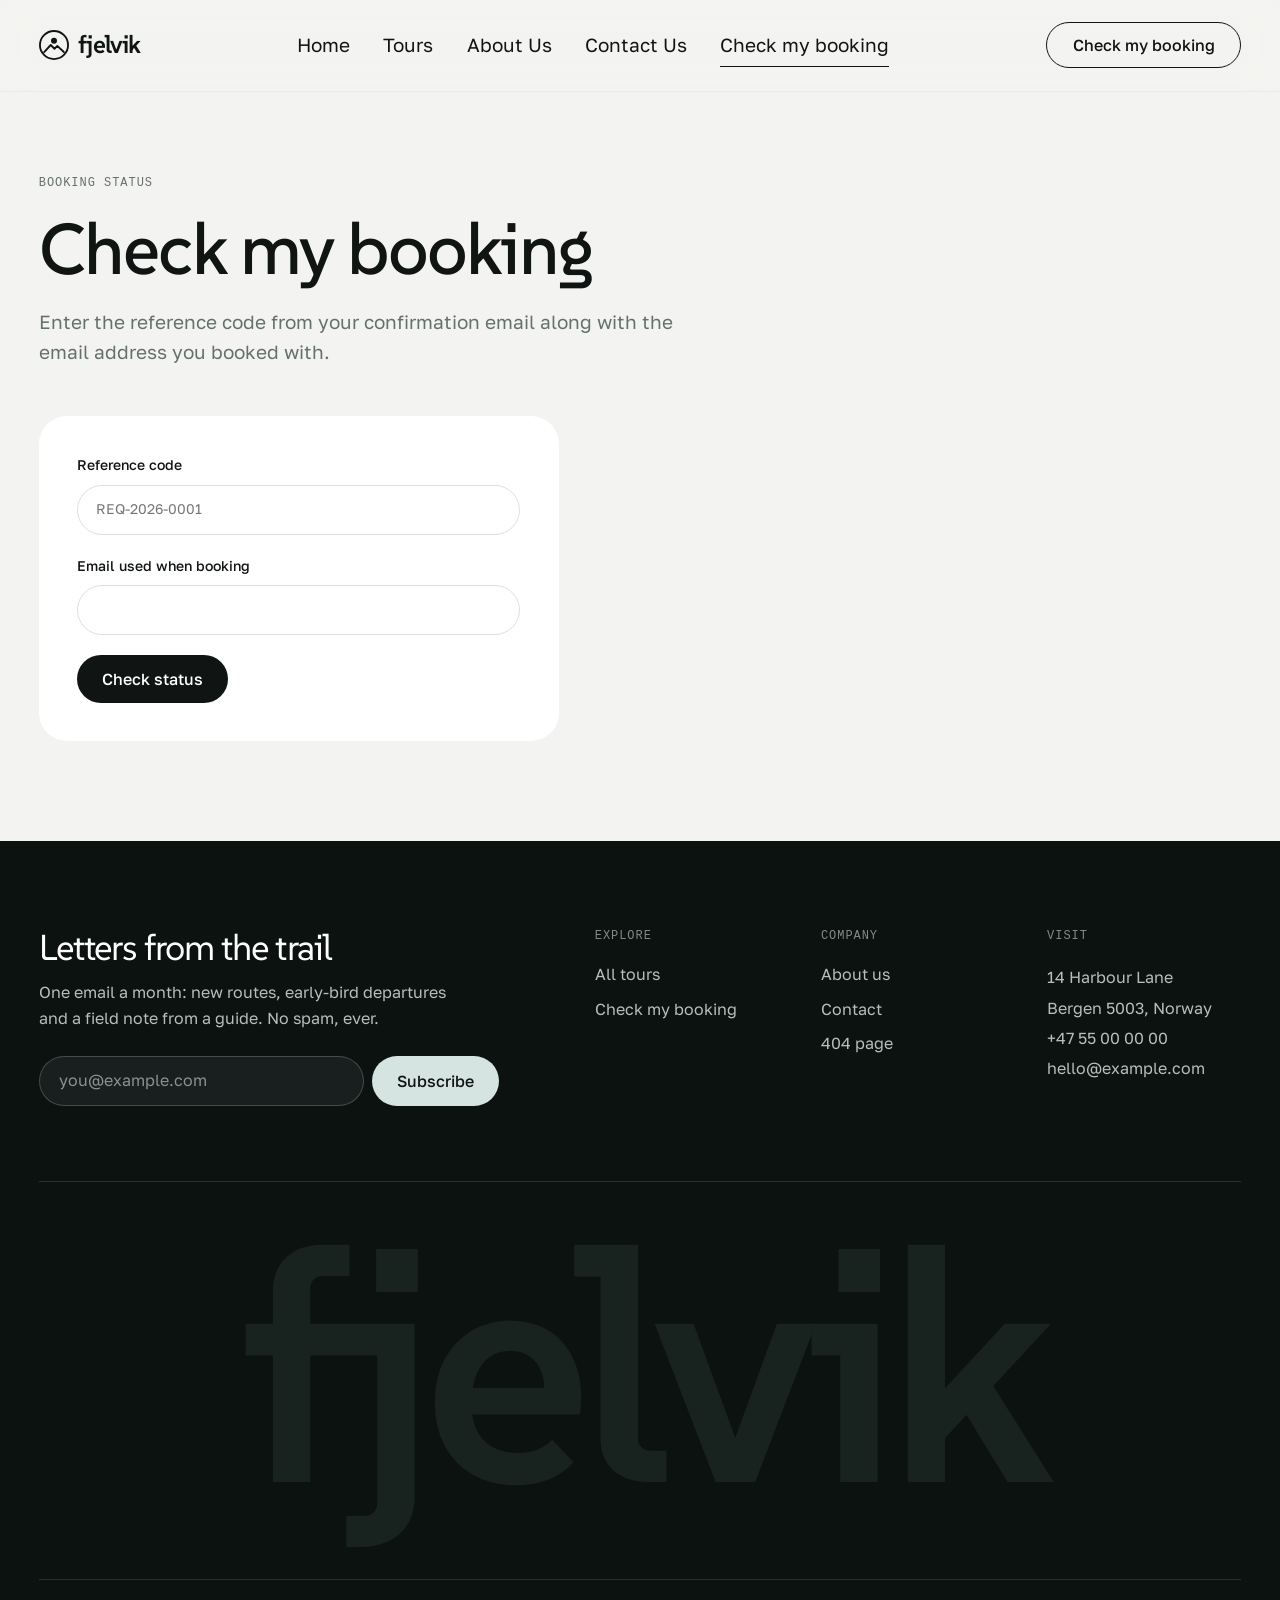
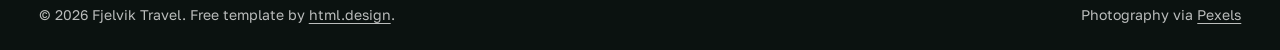
<file: fjelvik/check-booking.html>
<!DOCTYPE html>
<html lang="en">
<head>
<meta charset="utf-8" />
<meta name="viewport" content="width=device-width, initial-scale=1" />
<title>Check my booking — Fjelvik</title>
<meta name="description" content="Look up the status of a booking request by reference code and email." />
<meta name="theme-color" content="#101412" />
<link rel="icon" href="data:image/svg+xml,%3Csvg xmlns='http://www.w3.org/2000/svg' viewBox='0 0 32 32'%3E%3Ccircle cx='16' cy='16' r='16' fill='%23101412'/%3E%3Ccircle cx='16' cy='12' r='4' fill='%23D5E4E1'/%3E%3Cpath d='M5 24l7-8 4 4 3-3 8 7z' fill='%23fff'/%3E%3C/svg%3E" />

<link rel="preconnect" href="https://fonts.googleapis.com" />
<link rel="preconnect" href="https://fonts.gstatic.com" crossorigin />
<link href="https://fonts.googleapis.com/css2?family=SUSE:wght@400;500;600&family=Golos+Text:wght@400;500;600&family=Ubuntu+Sans+Mono:wght@400;500&display=swap" rel="stylesheet" />

<link rel="stylesheet" href="assets/css/tokens.css" />
<link rel="stylesheet" href="assets/css/site.css" />
<link rel="stylesheet" href="assets/css/pages.css" />
</head>
<body>
<a class="skip" href="#main">Skip to content</a>

<header class="header" data-header="solid">
  <div class="container header__inner">
    <a class="brand" href="index.html" aria-label="Fjelvik — home">
      <svg class="brand__mark" viewBox="0 0 32 32" aria-hidden="true">
        <circle cx="16" cy="16" r="15" fill="none" stroke="currentColor" stroke-width="2" />
        <circle cx="16" cy="11.5" r="3.2" fill="currentColor" />
        <path d="M5.5 23.5 12.5 16l4 4 3-3 7 6.5" fill="none" stroke="currentColor" stroke-width="2" stroke-linejoin="round" stroke-linecap="round" />
      </svg>
      <span class="brand__word">fjelvik</span>
    </a>

    <nav class="nav" id="site-nav" aria-label="Main">
      <a href="index.html">Home</a>
      <a href="tours.html">Tours</a>
      <a href="about.html">About Us</a>
      <a href="contact.html">Contact Us</a>
      <a href="check-booking.html" aria-current="page">Check my booking</a>
      <a class="nav__signin-mobile" href="contact.html">Plan a trip</a>
    </nav>

    <div class="header__tools">
      <a class="btn header__signin" href="check-booking.html">Check my booking</a>
      <button class="burger" type="button" aria-expanded="false" aria-controls="site-nav" aria-label="Open menu">
        <span></span><span></span>
      </button>
    </div>
  </div>
</header>

<main id="main">
<section class="container phead" aria-labelledby="lookup-title">
  <p class="label">Booking status</p>
  <h1 id="lookup-title">Check my booking</h1>
  <p>Enter the reference code from your confirmation email along with the email address you booked with.</p>
</section>

<section class="container section section--flush-top" aria-label="Booking lookup">
  <form class="contact__form" data-lookup-form novalidate style="max-width:520px">
    <div class="field">
      <label class="field__label" for="lk-reference">Reference code</label>
      <input class="input" id="lk-reference" name="reference" type="text" placeholder="REQ-2026-0001" required />
    </div>
    <div class="field">
      <label class="field__label" for="lk-email">Email used when booking</label>
      <input class="input" id="lk-email" name="email" type="email" autocomplete="email" required />
    </div>
    <button class="btn btn--dark" type="submit">Check status</button>
  </form>

  <div data-lookup-result hidden style="margin-top:2rem"></div>
</section>
</main>

<footer class="footer">
  <div class="container">
    <div class="footer__top">
      <div class="footer__lead">
        <p class="footer__title">Letters from the trail</p>
        <p class="footer__sub">One email a month: new routes, early-bird departures and a field note from a guide. No spam, ever.</p>
        <form class="subscribe" data-demo-form novalidate>
          <label class="sr-only" for="sub-email">Email address</label>
          <input id="sub-email" type="email" name="email" placeholder="you@example.com" autocomplete="email" required />
          <button class="btn btn--glacier" type="submit">Subscribe</button>
          <p class="form-note" role="status" aria-live="polite"></p>
        </form>
      </div>

      <div class="footer__cols">
        <div>
          <p class="label footer__h">Explore</p>
          <ul>
            <li><a href="tours.html">All tours</a></li>
            <li><a href="check-booking.html">Check my booking</a></li>
          </ul>
        </div>
        <div>
          <p class="label footer__h">Company</p>
          <ul>
            <li><a href="about.html">About us</a></li>
            <li><a href="contact.html">Contact</a></li>
            <li><a href="404.html">404 page</a></li>
          </ul>
        </div>
        <div>
          <p class="label footer__h">Visit</p>
          <address>
            14 Harbour Lane<br />Bergen 5003, Norway<br />
            <a href="tel:+4755000000">+47 55 00 00 00</a><br />
            <a href="mailto:hello@example.com">hello@example.com</a>
          </address>
        </div>
      </div>
    </div>

    <p class="footer__word" aria-hidden="true">fjelvik</p>

    <div class="footer__bottom">
      <p>&copy; <span data-year>2026</span> Fjelvik Travel. Free template by <a href="https://html.design/">html.design</a>.</p>
      <p>Photography via <a href="https://www.pexels.com/">Pexels</a></p>
    </div>
  </div>
</footer>

<div class="toast" role="status" aria-live="polite" hidden></div>
<script src="assets/js/main.js" defer></script>
<script type="module" src="assets/js/check-booking.js"></script>
</body>
</html>
</file>
<file: fjelvik/assets/css/tokens.css>
/* ==========================================================================
   Fjelvik — design tokens, reset, primitives
   One file drives the whole template. Change a colour here, not in a page.
   ========================================================================== */

:root {
  /* Ground + ink -------------------------------------------------------- */
  --fog:          #F3F4F1;   /* page ground — cool off-white               */
  --paper:        #FFFFFF;   /* cards, booking panel, inputs               */
  --fog-deep:     #E6E9E4;   /* hairlines on fog, tab track                */
  --line:         #DCE1DB;   /* input borders                              */
  --pine:         #101412;   /* headings, primary buttons (17.9:1 on fog)  */
  --pine-soft:    #3A423E;   /* body copy (10.2:1 on fog)                  */
  --pine-mute:    #66706B;   /* meta text (4.9:1 on fog)                   */
  --pine-night:   #0B1210;   /* footer / dark bands                        */

  /* The only colour: glacier melt, used as a FIELD not a mark ----------- */
  --glacier:      #D5E4E1;
  --glacier-hi:   #E6F0EE;
  --glacier-deep: #B9D0CB;

  /* Light ink that sits on photographs — never remap these in a dark band */
  --snow:         #FFFFFF;
  --snow-soft:    rgba(255, 255, 255, .82);
  --snow-line:    rgba(255, 255, 255, .34);

  /* Type ------------------------------------------------------------------ */
  --font-display: "SUSE", "Golos Text", system-ui, sans-serif;
  --font-body:    "Golos Text", system-ui, -apple-system, "Segoe UI", sans-serif;
  --font-mono:    "Ubuntu Sans Mono", ui-monospace, "SFMono-Regular", Menlo, monospace;

  --text-xs:   .75rem;
  --text-sm:   .875rem;
  --text-base: 1rem;
  --text-md:   clamp(1.0625rem, 1rem + .25vw, 1.1875rem);
  --text-lg:   clamp(1.25rem, 1.1rem + .6vw, 1.5rem);
  --text-xl:   clamp(1.6rem, 1.3rem + 1.2vw, 2.25rem);
  --text-2xl:  clamp(2rem, 1.5rem + 2vw, 3.25rem);
  --text-hero: clamp(2.6rem, 1.6rem + 3.6vw, 5rem);

  /* Space + shape --------------------------------------------------------- */
  --container: 1320px;
  --gutter:    clamp(1rem, .5rem + 2.4vw, 3rem);
  --section:   clamp(4rem, 3rem + 4vw, 7.5rem);

  --r-sm:   10px;
  --r-md:   18px;
  --r-lg:   28px;
  --r-pill: 999px;

  --shadow-card: 0 1px 2px rgba(16, 20, 18, .06), 0 18px 48px -18px rgba(16, 20, 18, .28);
  --shadow-lift: 0 30px 70px -30px rgba(16, 20, 18, .45);

  --ease:     cubic-bezier(.2, .7, .2, 1);
  --dur-fast: 160ms;
  --dur:      320ms;

  --z-header: 50;
  --z-menu:   60;
}

/* Reset ------------------------------------------------------------------- */
*, *::before, *::after { box-sizing: border-box; }
html { -webkit-text-size-adjust: 100%; scroll-behavior: smooth; }
body {
  margin: 0;
  background: var(--fog);
  color: var(--pine-soft);
  font-family: var(--font-body);
  font-size: var(--text-base);
  line-height: 1.6;
  -webkit-font-smoothing: antialiased;
  text-rendering: optimizeLegibility;
}
img, svg, video { display: block; max-width: 100%; }
img { height: auto; }
h1, h2, h3, h4 {
  margin: 0;
  color: var(--pine);
  font-family: var(--font-display);
  font-weight: 500;
  line-height: 1.12;
  letter-spacing: -.025em;
}
p { margin: 0; }
a { color: inherit; text-decoration: none; }
button, input, select, textarea { font: inherit; color: inherit; }
button { cursor: pointer; }
ul, ol { margin: 0; padding: 0; list-style: none; }
:focus-visible { outline: 2px solid var(--pine); outline-offset: 3px; border-radius: 6px; }
.on-photo :focus-visible { outline-color: var(--snow); }

@media (prefers-reduced-motion: reduce) {
  html { scroll-behavior: auto; }
  *, *::before, *::after {
    animation-duration: .01ms !important;
    animation-iteration-count: 1 !important;
    transition-duration: .01ms !important;
  }
}

/* Layout primitives ------------------------------------------------------- */
.container {
  width: 100%;
  max-width: var(--container);
  margin-inline: auto;
  padding-inline: var(--gutter);
}
.section { padding-block: var(--section); }
.sr-only {
  position: absolute; width: 1px; height: 1px; padding: 0; margin: -1px;
  overflow: hidden; clip: rect(0 0 0 0); white-space: nowrap; border: 0;
}
.skip {
  position: absolute; left: 1rem; top: -4rem; z-index: 100;
  background: var(--pine); color: var(--snow);
  padding: .7rem 1.1rem; border-radius: var(--r-pill);
  transition: top var(--dur-fast) var(--ease);
}
.skip:focus { top: 1rem; }

/* Labels ------------------------------------------------------------------ */
.label {
  font-family: var(--font-mono);
  font-size: var(--text-xs);
  font-weight: 500;
  letter-spacing: .08em;
  text-transform: uppercase;
  color: var(--pine-mute);
}

/* Buttons ----------------------------------------------------------------- */
.btn {
  display: inline-flex; align-items: center; justify-content: center; gap: .6rem;
  min-height: 48px; padding: .8rem 1.5rem;
  border: 1px solid transparent; border-radius: var(--r-pill);
  font-weight: 500; font-size: var(--text-base); line-height: 1;
  transition: background var(--dur-fast) var(--ease), color var(--dur-fast) var(--ease),
              border-color var(--dur-fast) var(--ease), transform var(--dur-fast) var(--ease);
}
.btn:active { transform: translateY(1px); }
.btn--dark  { background: var(--pine); color: var(--snow); }
.btn--dark:hover { background: #26302B; }
.btn--glacier { background: var(--glacier); color: var(--pine); }
.btn--glacier:hover { background: var(--glacier-deep); }
.btn--ghost { border-color: var(--line); color: var(--pine); background: transparent; }
.btn--ghost:hover { border-color: var(--pine); }
.btn--outline-snow { border-color: var(--snow-line); color: var(--snow); }
.btn--outline-snow:hover { background: var(--snow); color: var(--pine); border-color: var(--snow); }
.btn--block { width: 100%; }

/* The tourex "pill + circle" call to action */
.cta-orbit {
  display: inline-flex; align-items: center; gap: 0;
  border-radius: var(--r-pill);
  font-weight: 500;
}
.cta-orbit__text {
  display: inline-flex; align-items: center;
  min-height: 60px; padding: 0 3.6rem 0 1.8rem;
  border-radius: var(--r-pill);
  background: var(--glacier); color: var(--pine);
  transition: background var(--dur-fast) var(--ease);
}
.cta-orbit__dot {
  display: grid; place-items: center;
  width: 60px; height: 60px; margin-left: -2.4rem;
  border-radius: 50%;
  background: var(--pine); color: var(--snow);
  box-shadow: 0 0 0 5px var(--glacier-hi);
  transition: transform var(--dur) var(--ease);
}
.cta-orbit__dot svg { width: 22px; height: 22px; }
.cta-orbit:hover .cta-orbit__text { background: var(--glacier-deep); }
.cta-orbit:hover .cta-orbit__dot { transform: rotate(45deg); }

/* Form fields ------------------------------------------------------------- */
.field { display: grid; gap: .5rem; }
.field__label { font-size: var(--text-sm); color: var(--pine); font-weight: 500; }
.input {
  display: flex; align-items: center; gap: .65rem;
  width: 100%; min-height: 50px; padding: 0 1.1rem;
  background: var(--paper);
  border: 1px solid var(--line); border-radius: var(--r-pill);
  color: var(--pine); font-size: var(--text-sm);
  transition: border-color var(--dur-fast) var(--ease), box-shadow var(--dur-fast) var(--ease);
}
.input svg { width: 18px; height: 18px; flex: none; color: var(--pine-mute); }
.input input, .input select {
  flex: 1; min-width: 0; height: 48px;
  border: 0; background: transparent; outline: none;
  appearance: none; -webkit-appearance: none;
}
.input:focus-within { border-color: var(--pine); box-shadow: 0 0 0 3px var(--glacier); }
textarea.input { min-height: 140px; padding: 1rem 1.2rem; border-radius: var(--r-md); resize: vertical; }
</file>
<file: fjelvik/assets/css/site.css>
/* ==========================================================================
   Fjelvik — site chrome + shared components
   header · menu · footer · section heads · destination tiles · tour cards ·
   chips · toast · reveal
   ========================================================================== */

/* Header ------------------------------------------------------------------ */
.header {
  position: absolute; inset: 0 0 auto; z-index: var(--z-header);
  padding-block: 1.4rem;
  color: var(--snow);
  transition: background var(--dur) var(--ease), padding var(--dur) var(--ease),
              box-shadow var(--dur) var(--ease), color var(--dur) var(--ease);
}
.header[data-header="photo"] { position: fixed; }
/* Scrim so nav links stay legible over any photograph, bright rock included */
.header[data-header="photo"]::before {
  content: ""; position: absolute; inset: 0 0 -40px; z-index: -1; pointer-events: none;
  background: linear-gradient(to bottom, rgba(6, 10, 8, .55), rgba(6, 10, 8, 0));
  transition: opacity var(--dur) var(--ease);
}
.header[data-header="photo"].is-scrolled::before { opacity: 0; }
.header__inner { position: relative; }
.header[data-header="photo"].is-scrolled,
.header[data-header="solid"] {
  background: rgba(243, 244, 241, .92);
  -webkit-backdrop-filter: blur(14px); backdrop-filter: blur(14px);
  color: var(--pine);
  box-shadow: 0 1px 0 var(--fog-deep);
}
.header[data-header="photo"].is-scrolled { padding-block: .8rem; }
.header[data-header="solid"] { position: sticky; top: 0; }

.header__inner { display: flex; align-items: center; gap: 2rem; }
.brand { display: inline-flex; align-items: center; gap: .6rem; margin-right: auto; }
.brand__mark { width: 30px; height: 30px; }
.brand__word {
  font-family: var(--font-display); font-weight: 600;
  font-size: 1.55rem; letter-spacing: -.035em; line-height: 1;
}

.nav { display: flex; align-items: center; gap: clamp(1.25rem, 2.6vw, 2.75rem); }
.nav a {
  position: relative; padding-block: .4rem;
  font-size: var(--text-md); font-weight: 400;
}
.nav a::after {
  content: ""; position: absolute; left: 0; right: 0; bottom: 0; height: 1px;
  background: currentColor; transform: scaleX(0); transform-origin: left;
  transition: transform var(--dur) var(--ease);
}
.nav a:hover::after, .nav a[aria-current="page"]::after { transform: scaleX(1); }
.nav__signin-mobile { display: none; }

.header__tools { display: flex; align-items: center; gap: .75rem; margin-left: auto; }
.header__signin {
  min-height: 46px; padding-inline: 1.6rem;
  border-color: currentColor; color: inherit; background: transparent;
}
.header__signin:hover { background: var(--snow); color: var(--pine); border-color: var(--snow); }
.header[data-header="solid"] .header__signin:hover,
.header.is-scrolled .header__signin:hover { background: var(--pine); color: var(--snow); border-color: var(--pine); }

.burger {
  display: none; position: relative; z-index: calc(var(--z-menu) + 1);
  width: 46px; height: 46px; border-radius: 50%;
  border: 1px solid currentColor; background: transparent; color: inherit;
}
.burger span {
  position: absolute; left: 13px; right: 13px; height: 1.5px; background: currentColor;
  transition: transform var(--dur) var(--ease), top var(--dur) var(--ease);
}
.burger span:first-child { top: 18px; }
.burger span:last-child  { top: 26px; }
.menu-open .burger { color: var(--pine); }
.menu-open .burger span:first-child { top: 22px; transform: rotate(45deg); }
.menu-open .burger span:last-child  { top: 22px; transform: rotate(-45deg); }

@media (max-width: 960px) {
  .burger { display: inline-block; }
  .header__signin { display: none; }
  .brand { margin-right: 0; }
  .nav {
    position: fixed; inset: 0; z-index: var(--z-menu);
    flex-direction: column; align-items: flex-start; justify-content: center; gap: .4rem;
    padding: 6rem var(--gutter) 3rem;
    background: var(--fog); color: var(--pine);
    visibility: hidden; opacity: 0; transform: translateY(-12px);
    transition: opacity var(--dur) var(--ease), transform var(--dur) var(--ease), visibility 0s var(--dur);
  }
  .menu-open .nav {
    visibility: visible; opacity: 1; transform: none;
    transition: opacity var(--dur) var(--ease), transform var(--dur) var(--ease), visibility 0s 0s;
  }
  .menu-open { overflow: hidden; }
  .menu-open .brand { position: relative; z-index: calc(var(--z-menu) + 1); color: var(--pine); }
  .nav a { font-family: var(--font-display); font-size: clamp(2rem, 8vw, 3rem); letter-spacing: -.03em; line-height: 1.25; }
  .nav a::after { display: none; }
  .nav .nav__signin-mobile {
    display: inline-flex; margin-top: 1.5rem; padding: .9rem 1.6rem;
    font-family: var(--font-body); font-size: var(--text-base);
    background: var(--pine); color: var(--snow); border-radius: var(--r-pill);
  }
}

/* Section heads ----------------------------------------------------------- */
.shead { display: grid; gap: 1rem; margin-bottom: clamp(2.25rem, 4vw, 3.5rem); }
.shead--center { justify-items: center; text-align: center; }
.shead--split {
  grid-template-columns: minmax(0, 1fr) auto; align-items: end; gap: 1.5rem 3rem;
}
.shead h2 { font-size: var(--text-2xl); max-width: 22ch; }
.shead p:not(.label) { max-width: 52ch; color: var(--pine-mute); font-size: var(--text-md); }
@media (max-width: 720px) { .shead--split { grid-template-columns: minmax(0, 1fr); } }

.link-arrow {
  display: inline-flex; align-items: center; gap: .5rem;
  font-weight: 500; color: var(--pine); white-space: nowrap;
}
.link-arrow svg { width: 18px; height: 18px; transition: transform var(--dur) var(--ease); }
.link-arrow:hover svg { transform: translate(3px, -3px); }

/* Destination tile -------------------------------------------------------- */
.dtile {
  position: relative; display: block; overflow: hidden;
  min-height: 260px; border-radius: var(--r-md);
  color: var(--snow); background: var(--pine);
  isolation: isolate;
}
.dtile img {
  position: absolute; inset: 0; width: 100%; height: 100%; object-fit: cover; z-index: -2;
  transition: transform 900ms var(--ease);
}
.dtile::after {
  content: ""; position: absolute; inset: 0; z-index: -1;
  background: linear-gradient(to top, rgba(8, 12, 10, .72) 0%, rgba(8, 12, 10, .1) 48%, rgba(8, 12, 10, 0) 70%);
}
.dtile:hover img { transform: scale(1.05); }
.dtile__meta { position: absolute; left: 1.25rem; bottom: 1.1rem; right: 1.25rem; display: grid; gap: .15rem; }
.dtile__name { font-family: var(--font-display); font-size: var(--text-lg); letter-spacing: -.02em; line-height: 1.2; }
.dtile__place { display: inline-flex; align-items: center; gap: .3rem; font-size: var(--text-xs); color: var(--snow-soft); }
.dtile__place svg { width: 13px; height: 13px; }
.dtile__count {
  position: absolute; top: 1rem; right: 1rem;
  padding: .35rem .7rem; border-radius: var(--r-pill);
  background: rgba(8, 12, 10, .5); -webkit-backdrop-filter: blur(8px); backdrop-filter: blur(8px);
  font-family: var(--font-mono); font-size: var(--text-xs); letter-spacing: .04em;
}

/* Tour card --------------------------------------------------------------- */
.tgrid { display: grid; grid-template-columns: repeat(3, minmax(0, 1fr)); gap: clamp(1rem, 2vw, 1.75rem); }
@media (max-width: 1024px) { .tgrid { grid-template-columns: repeat(2, minmax(0, 1fr)); } }
@media (max-width: 640px)  { .tgrid { grid-template-columns: minmax(0, 1fr); } }

.tcard {
  position: relative; display: flex; flex-direction: column;
  background: var(--paper); border-radius: var(--r-lg); overflow: hidden;
  transition: transform var(--dur) var(--ease), box-shadow var(--dur) var(--ease);
}
.tcard:hover { transform: translateY(-4px); box-shadow: var(--shadow-card); }
.tcard__media { position: relative; margin: .6rem .6rem 0; border-radius: var(--r-md); overflow: hidden; aspect-ratio: 4 / 3; }
.tcard__media img { width: 100%; height: 100%; object-fit: cover; transition: transform 900ms var(--ease); }
.tcard:hover .tcard__media img { transform: scale(1.05); }
.tcard__kind {
  position: absolute; top: .8rem; left: .8rem;
  padding: .35rem .75rem; border-radius: var(--r-pill);
  background: var(--glacier-hi); color: var(--pine);
  font-family: var(--font-mono); font-size: var(--text-xs); letter-spacing: .04em;
}
.tcard__body { display: grid; gap: .55rem; padding: 1.1rem 1.35rem 1.35rem; flex: 1; }
.tcard__place { display: inline-flex; align-items: center; gap: .35rem; font-size: var(--text-sm); color: var(--pine-mute); }
.tcard__place svg { width: 15px; height: 15px; }
.tcard__name { font-size: var(--text-lg); line-height: 1.2; }
.tcard__name a::after { content: ""; position: absolute; inset: 0; }
.tcard__facts { display: flex; flex-wrap: wrap; gap: .4rem 1rem; font-size: var(--text-sm); color: var(--pine-soft); }
.tcard__facts span { display: inline-flex; align-items: center; gap: .35rem; }
.tcard__facts svg { width: 15px; height: 15px; }
.tcard__rating svg { color: var(--pine); }
.tcard__rating small { color: var(--pine-mute); font-size: inherit; }
.tcard__foot {
  display: flex; align-items: center; justify-content: space-between;
  margin-top: auto; padding-top: .9rem; border-top: 1px solid var(--fog-deep);
}
.tcard__price { font-family: var(--font-display); font-size: var(--text-lg); color: var(--pine); letter-spacing: -.02em; }
.tcard__price small { font-family: var(--font-body); font-size: var(--text-xs); color: var(--pine-mute); letter-spacing: 0; margin-right: .2rem; }
.tcard__go {
  display: grid; place-items: center; width: 42px; height: 42px; border-radius: 50%;
  background: var(--glacier); color: var(--pine);
  transition: background var(--dur-fast) var(--ease), color var(--dur-fast) var(--ease), transform var(--dur) var(--ease);
}
.tcard__go svg { width: 18px; height: 18px; }
.tcard:hover .tcard__go { background: var(--pine); color: var(--snow); transform: rotate(45deg); }

/* Chips ------------------------------------------------------------------- */
.chips { display: flex; flex-wrap: wrap; gap: .5rem; }
.chip {
  min-height: 42px; padding: 0 1.1rem; border-radius: var(--r-pill);
  border: 1px solid var(--line); background: var(--paper); color: var(--pine);
  font-size: var(--text-sm);
  transition: background var(--dur-fast) var(--ease), border-color var(--dur-fast) var(--ease), color var(--dur-fast) var(--ease);
}
.chip:hover { border-color: var(--pine); }
.chip[aria-pressed="true"] { background: var(--pine); border-color: var(--pine); color: var(--snow); }

/* Page hero for pages without a photo top --------------------------------- */
.phead { padding-block: clamp(3rem, 2rem + 4vw, 5.5rem) clamp(2rem, 1.5rem + 2vw, 3rem); }
.phead h1 { font-size: var(--text-hero); max-width: 16ch; }
.phead p:not(.label) { margin-top: 1.1rem; max-width: 56ch; font-size: var(--text-md); color: var(--pine-mute); }
.phead .label { margin-bottom: 1rem; }

/* Footer ------------------------------------------------------------------ */
.footer {
  background: var(--pine-night); color: rgba(255, 255, 255, .72);
  padding-top: clamp(3.5rem, 3rem + 3vw, 6rem); overflow: hidden;
}
.footer a:hover { color: var(--snow); }
.footer__top {
  display: grid; grid-template-columns: minmax(0, 1.1fr) minmax(0, 1.4fr); gap: 3rem;
  padding-bottom: 3rem; border-bottom: 1px solid rgba(255, 255, 255, .12);
}
.footer__title { font-family: var(--font-display); color: var(--snow); font-size: var(--text-xl); letter-spacing: -.025em; line-height: 1.15; }
.footer__sub { margin-top: .75rem; max-width: 42ch; }
.subscribe { position: relative; display: flex; flex-wrap: wrap; gap: .5rem; margin-top: 1.5rem; max-width: 460px; }
.subscribe input {
  flex: 1 1 220px; min-height: 50px; padding: 0 1.2rem;
  border-radius: var(--r-pill); border: 1px solid rgba(255, 255, 255, .2);
  background: rgba(255, 255, 255, .06); color: var(--snow);
}
.subscribe input::placeholder { color: rgba(255, 255, 255, .5); }
.subscribe input:focus { outline: none; border-color: var(--glacier); }
.subscribe .form-note { flex-basis: 100%; min-height: 1.4em; font-size: var(--text-sm); color: var(--glacier); }
.footer__cols { display: grid; grid-template-columns: repeat(3, minmax(0, 1fr)); gap: 2rem; }
.footer__h { color: rgba(255, 255, 255, .5); margin-bottom: 1rem; }
.footer__cols li + li { margin-top: .55rem; }
.footer address { font-style: normal; line-height: 1.9; }
.footer__word {
  margin: .05em 0 0; padding-bottom: .12em; text-align: center;
  font-family: var(--font-display); font-weight: 600; line-height: 1.05;
  font-size: calc((min(100vw, var(--container)) - 2 * var(--gutter)) / 3.7);
  /* Solid colour, not rgba: overlapping glyphs double-paint translucent ink. */
  letter-spacing: -.04em; color: #18221F;
  user-select: none;
}
.footer__bottom {
  display: flex; flex-wrap: wrap; justify-content: space-between; gap: .75rem;
  padding-block: 1.5rem; border-top: 1px solid rgba(255, 255, 255, .12);
  font-size: var(--text-sm);
}
.footer__bottom a { text-decoration: underline; text-underline-offset: 3px; }
@media (max-width: 900px) {
  .footer__top { grid-template-columns: minmax(0, 1fr); }
}
@media (max-width: 520px) {
  .footer__cols { grid-template-columns: repeat(2, minmax(0, 1fr)); }
}

/* Toast ------------------------------------------------------------------- */
.toast {
  position: fixed; left: 50%; bottom: 1.5rem; z-index: 90;
  transform: translateX(-50%);
  width: max-content; max-width: calc(100vw - 2rem);
  padding: .9rem 1.3rem; border-radius: var(--r-pill);
  background: var(--pine); color: var(--snow); font-size: var(--text-sm);
  box-shadow: var(--shadow-lift);
}

/* Form note + invalid ----------------------------------------------------- */
.form-note { font-size: var(--text-sm); color: var(--pine-soft); min-height: 1.4em; }
.is-invalid, .input:has(.is-invalid) { border-color: #B3261E !important; box-shadow: 0 0 0 3px rgba(179, 38, 30, .12) !important; }

/* Reveal (only when JS has opted in and motion is allowed) ---------------- */
.js-reveal [data-reveal] { opacity: 0; transform: translateY(24px); transition: opacity 800ms var(--ease), transform 800ms var(--ease); }
.js-reveal [data-reveal].is-in { opacity: 1; transform: none; }
</file>
<file: fjelvik/assets/css/pages.css>
/* ==========================================================================
   Fjelvik — page sections
   home · tours · 404 · (tour · about · contact appended below)
   ========================================================================== */

.section--flush-top { padding-top: 0; }

/* ---------------------------------------------------------------- HOME --- */

/* Hero: photograph fills the section; the image and copy share one grid cell
   so nothing is sized by the image's intrinsic height. */
.hero {
  position: relative; isolation: isolate; overflow: hidden;
  display: grid; grid-template-rows: minmax(0, 1fr) auto;
  min-height: max(720px, 100svh);
  padding-top: clamp(7rem, 6rem + 4vw, 9.5rem);
  color: var(--snow);
  background: var(--pine-night);
}
.hero__img { position: absolute; inset: 0; width: 100%; height: 100%; object-fit: cover; z-index: -2; }
.hero::after {
  content: ""; position: absolute; inset: 0; z-index: -1;
  background:
    linear-gradient(90deg, rgba(6, 10, 8, .62) 0%, rgba(6, 10, 8, .28) 45%, rgba(6, 10, 8, .05) 70%),
    linear-gradient(to bottom, rgba(6, 10, 8, .45) 0%, rgba(6, 10, 8, 0) 26%, rgba(6, 10, 8, 0) 70%, rgba(6, 10, 8, .5) 100%);
}
.hero__grid {
  display: grid; grid-template-columns: minmax(0, 1.08fr) minmax(0, 440px);
  align-items: center; gap: clamp(2rem, 4vw, 5rem);
  padding-bottom: 2.5rem;
}
.hero__copy { display: grid; gap: 1.5rem; justify-items: start; }
.hero__eyebrow {
  display: inline-flex; align-items: center; gap: .6rem;
  padding: .45rem .9rem .45rem .6rem; border-radius: var(--r-pill);
  background: rgba(255, 255, 255, .12); -webkit-backdrop-filter: blur(10px); backdrop-filter: blur(10px);
  border: 1px solid var(--snow-line);
  font-family: var(--font-mono); font-size: var(--text-xs); letter-spacing: .06em; text-transform: uppercase;
}
.hero__dot { width: 8px; height: 8px; border-radius: 50%; background: var(--glacier); box-shadow: 0 0 0 4px rgba(213, 228, 225, .25); }
.hero__title {
  color: var(--snow);
  font-size: var(--text-hero); line-height: 1.04; letter-spacing: -.045em; font-weight: 500;
  max-width: 11ch;
}
.hero__sub { max-width: 44ch; font-size: var(--text-md); color: var(--snow-soft); }
.hero__copy .cta-orbit { margin-top: .75rem; }
.hero .cta-orbit__dot { box-shadow: 0 0 0 5px rgba(255, 255, 255, .9); }

.booking {
  justify-self: end; width: 100%;
  display: grid; gap: 1.15rem;
  padding: 1.25rem; border-radius: var(--r-lg);
  background: var(--paper); color: var(--pine);
  box-shadow: var(--shadow-lift);
}
.booking__tabs {
  display: grid; grid-template-columns: repeat(3, minmax(0, 1fr)); gap: .25rem;
  padding: .3rem; border-radius: var(--r-pill); background: var(--fog);
}
.booking__tabs button {
  display: inline-flex; align-items: center; justify-content: center; gap: .45rem;
  min-height: 46px; border: 0; border-radius: var(--r-pill);
  background: transparent; color: var(--pine-mute); font-size: var(--text-sm);
  transition: background var(--dur-fast) var(--ease), color var(--dur-fast) var(--ease), box-shadow var(--dur-fast) var(--ease);
}
.booking__tabs button svg { width: 17px; height: 17px; }
.booking__tabs button:hover { color: var(--pine); }
.booking__tabs button[aria-selected="true"] { background: var(--paper); color: var(--pine); box-shadow: 0 2px 8px rgba(16, 20, 18, .08); }
.booking__panel { display: grid; gap: 1rem; padding-inline: .15rem; }
.booking__panel[hidden] { display: none; }
.booking__row { display: grid; grid-template-columns: repeat(2, minmax(0, 1fr)); gap: .75rem; }
.booking__submit { min-height: 54px; margin-top: .25rem; }
.stepper output { flex: 1; font-size: var(--text-sm); }
.stepper button {
  display: grid; place-items: center; width: 34px; height: 34px; flex: none;
  border: 1px solid var(--line); border-radius: 50%; background: var(--fog);
  font-size: 1.1rem; line-height: 1;
}
.stepper button:hover { border-color: var(--pine); }

.hero__rail { padding-bottom: 2rem; }
.hero__rail span {
  display: block; height: 2px; border-radius: 2px;
  background: linear-gradient(90deg, var(--snow) 0 34%, var(--snow-line) 34% 100%);
}

@media (max-width: 1024px) {
  .hero__grid { grid-template-columns: minmax(0, 1fr); }
  .booking { justify-self: stretch; max-width: 560px; }
  .hero__title { max-width: 13ch; }
}
@media (max-width: 480px) {
  .booking__row { grid-template-columns: minmax(0, 1fr); }
  .booking { padding: 1rem; }
  .cta-orbit__text { min-height: 54px; }
  .cta-orbit__dot { width: 54px; height: 54px; }
}

/* Statement with inline photo pills */
.statement { text-align: center; }
.statement__line {
  max-width: 20ch; margin-inline: auto;
  font-size: clamp(2rem, 1.2rem + 3.4vw, 4.25rem);
  line-height: 1.34; letter-spacing: -.035em; font-weight: 400;
}
.pill-img {
  display: inline-block; vertical-align: middle;
  width: 2.2em; height: .95em; margin: -.1em .08em 0;
  border-radius: var(--r-pill); overflow: hidden;
  background: var(--glacier);
}
.pill-img--wide { width: 2.6em; }
.pill-img img { width: 100%; height: 100%; object-fit: cover; }
.statement__sub { max-width: 58ch; margin: clamp(2rem, 4vw, 3rem) auto 0; font-size: var(--text-md); color: var(--pine-mute); }

/* Split: photo + stat ledger */
.split {
  display: grid; grid-template-columns: minmax(0, 1fr) minmax(0, 1fr);
  align-items: center; gap: clamp(2rem, 6vw, 6rem);
}
.split__media { position: relative; margin: 0; border-radius: var(--r-lg); overflow: hidden; aspect-ratio: 4 / 5; max-height: 680px; width: 100%; justify-self: start; }
.split__media img { width: 100%; height: 100%; object-fit: cover; }
.split__cap {
  position: absolute; left: 1rem; bottom: 1rem;
  padding: .45rem .8rem; border-radius: var(--r-pill); background: var(--paper);
}
.split__cap .label { color: var(--pine); }
.split__copy { display: grid; gap: 1.25rem; align-content: center; }
.split__copy h2 { font-size: var(--text-2xl); max-width: 18ch; }
.split__copy > p:not(.label) { max-width: 48ch; color: var(--pine-mute); font-size: var(--text-md); }
.ledger { margin: 1rem 0 0; }
.ledger div {
  display: flex; align-items: baseline; justify-content: space-between; gap: 1rem;
  padding-block: 1.1rem; border-top: 1px solid var(--fog-deep);
}
.ledger div:last-child { border-bottom: 1px solid var(--fog-deep); }
.ledger dt { order: 2; max-width: 12ch; text-align: right; font-size: var(--text-sm); color: var(--pine-mute); line-height: 1.3; }
.ledger dd { order: 1; margin: 0; font-family: var(--font-display); font-size: clamp(2.25rem, 1.6rem + 2vw, 3.4rem); line-height: 1.05; letter-spacing: -.04em; color: var(--pine); }
@media (max-width: 860px) {
  .split { grid-template-columns: minmax(0, 1fr); }
  .split__media { aspect-ratio: 4 / 3; }
}

/* Destination bento */
.destinations { background: var(--paper); border-radius: var(--r-lg) var(--r-lg) 0 0; }
.bento {
  display: grid; gap: clamp(.75rem, 1.4vw, 1.1rem);
  grid-template-columns: repeat(12, minmax(0, 1fr));
  grid-auto-rows: clamp(220px, 20vw, 290px);
}
.bento > :nth-child(1) { grid-column: span 5; }
.bento > :nth-child(2) { grid-column: span 7; }
.bento > :nth-child(3) { grid-column: span 12; }
.bento > :nth-child(4) { grid-column: span 7; }
.bento > :nth-child(5) { grid-column: span 5; }
@media (max-width: 760px) {
  .bento { grid-template-columns: minmax(0, 1fr); grid-auto-rows: 240px; }
  .bento > * { grid-column: auto !important; }
}

/* Promises */
.promises { background: var(--paper); padding-top: 0; border-radius: 0 0 var(--r-lg) var(--r-lg); }
.promise-row {
  display: grid; grid-template-columns: repeat(3, minmax(0, 1fr));
  border-radius: var(--r-lg); background: var(--fog); overflow: hidden;
}
.promise { display: grid; justify-items: center; text-align: center; gap: .8rem; padding: clamp(2rem, 3vw, 3rem) clamp(1.25rem, 2.5vw, 2.5rem); }
.promise + .promise { border-left: 1px solid var(--fog-deep); }
.promise__icon { display: grid; place-items: center; width: 56px; height: 56px; border-radius: 50%; background: var(--glacier); color: var(--pine); }
.promise__icon svg { width: 24px; height: 24px; }
.promise h3 { font-size: var(--text-lg); }
.promise p { max-width: 30ch; color: var(--pine-mute); font-size: var(--text-sm); }
@media (max-width: 760px) {
  .promise-row { grid-template-columns: minmax(0, 1fr); }
  .promise + .promise { border-left: 0; border-top: 1px solid var(--fog-deep); }
}

/* Quote over photograph */
.quote-band {
  position: relative; isolation: isolate; overflow: hidden;
  display: grid; grid-template-rows: minmax(0, 1fr);
  min-height: clamp(460px, 48vw, 640px);
  color: var(--snow); background: var(--pine-night);
}
.quote-band__img { position: absolute; inset: 0; width: 100%; height: 100%; object-fit: cover; z-index: -2; }
.quote-band::after { content: ""; position: absolute; inset: 0; z-index: -1; background: linear-gradient(to top, rgba(6, 10, 8, .78), rgba(6, 10, 8, .15) 65%); }
.quote-band__inner { display: grid; align-items: end; }
.quote-band figure { margin: 0; max-width: 760px; }
.quote-band blockquote {
  margin: 0; font-family: var(--font-display);
  font-size: clamp(1.75rem, 1.2rem + 2.2vw, 3rem); line-height: 1.2; letter-spacing: -.03em;
}
.quote-band figcaption { margin-top: 1.25rem; color: var(--snow-soft); font-size: var(--text-sm); }
.quote-band strong { color: var(--snow); font-weight: 500; }

/* Closer */
.closer__card {
  display: flex; flex-wrap: wrap; align-items: center; justify-content: space-between; gap: 2rem;
  padding-block: clamp(2.5rem, 4vw, 4rem);
}
.closer__card > div:first-child { display: grid; gap: .9rem; }
.closer__card h2 { font-size: var(--text-2xl); max-width: 18ch; }
.closer__actions { display: flex; flex-wrap: wrap; gap: .75rem; }
.closer__card {
  background: var(--glacier);
  border-radius: var(--r-lg);
  padding-inline: clamp(1.5rem, 4vw, 4rem);
  max-width: calc(var(--container) - 2 * var(--gutter));
  width: calc(100% - 2 * var(--gutter));
}
.closer__card .btn--ghost { border-color: rgba(16, 20, 18, .25); }
.closer__card .btn--ghost:hover { border-color: var(--pine); }

/* ---------------------------------------------------------------- TOURS -- */
.toolbar {
  display: flex; flex-wrap: wrap; align-items: center; justify-content: space-between; gap: 1rem 2rem;
  padding: 1rem; margin-bottom: clamp(1.5rem, 3vw, 2.25rem);
  background: var(--paper); border-radius: var(--r-lg);
}
.toolbar__right { display: flex; flex-wrap: wrap; align-items: center; gap: 1rem 1.5rem; }
.range { display: flex; align-items: center; gap: .75rem; font-size: var(--text-sm); color: var(--pine); }
.range input { width: 160px; accent-color: var(--pine); }
.range output { min-width: 5ch; font-family: var(--font-mono); }
.sort { min-height: 42px; padding: 0 2.2rem 0 1rem; border-radius: var(--r-pill); border: 1px solid var(--line); background: var(--paper); font-size: var(--text-sm); }
.results-meta { margin-bottom: 1rem; font-family: var(--font-mono); font-size: var(--text-sm); color: var(--pine-mute); }
.empty { display: grid; justify-items: center; gap: 1rem; padding: 4rem 1rem; text-align: center; background: var(--paper); border-radius: var(--r-lg); }
.empty[hidden] { display: none; }
.empty h2 { font-size: var(--text-xl); }
.tcard[hidden] { display: none; }
.dest-strip { display: grid; grid-template-columns: repeat(4, minmax(0, 1fr)); gap: 1rem; }
@media (max-width: 900px) { .dest-strip { grid-template-columns: repeat(2, minmax(0, 1fr)); } }
@media (max-width: 480px) { .dest-strip { grid-template-columns: minmax(0, 1fr); } }

/* ------------------------------------------------------------------ 404 -- */
.lost {
  display: grid; grid-template-columns: minmax(0, 1fr) minmax(0, 1fr); align-items: center; gap: clamp(2rem, 5vw, 5rem);
  padding-block: clamp(3rem, 6vw, 6rem);
}
.lost__code { font-family: var(--font-mono); font-size: var(--text-sm); color: var(--pine-mute); letter-spacing: .08em; }
.lost h1 { margin-top: 1rem; font-size: var(--text-hero); max-width: 12ch; }
.lost p:not(.lost__code) { margin-top: 1rem; max-width: 42ch; color: var(--pine-mute); font-size: var(--text-md); }
.lost__actions { display: flex; flex-wrap: wrap; gap: .75rem; margin-top: 2rem; }
.lost__media { border-radius: var(--r-lg); overflow: hidden; aspect-ratio: 4 / 5; max-height: 600px; width: 100%; justify-self: end; }
.lost__media img { width: 100%; height: 100%; object-fit: cover; }
@media (max-width: 800px) { .lost { grid-template-columns: minmax(0, 1fr); } .lost__media { aspect-ratio: 16 / 10; } }

/* ==== INNER PAGES (tour · about · contact) ==== */

/* Photo page hero (tour, about) */
.thero {
  position: relative; isolation: isolate; overflow: hidden;
  display: grid; grid-template-rows: minmax(0, 1fr);
  min-height: clamp(480px, 62vh, 640px);
  color: var(--snow); background: var(--pine-night);
}
.thero__img { position: absolute; inset: 0; width: 100%; height: 100%; object-fit: cover; z-index: -2; }
.thero::after { content: ""; position: absolute; inset: 0; z-index: -1; background: linear-gradient(to top, rgba(6, 10, 8, .82) 0%, rgba(6, 10, 8, .3) 50%, rgba(6, 10, 8, .35) 78%, rgba(6, 10, 8, .6) 100%); }
.thero__inner { display: grid; align-content: end; gap: 1.25rem; padding-top: 8rem; padding-bottom: clamp(2rem, 4vw, 3.5rem); }
.thero h1 { color: var(--snow); font-size: var(--text-hero); line-height: 1.05; letter-spacing: -.045em; max-width: 15ch; }
.thero__label { color: var(--snow-soft); }
.crumbs { display: flex; flex-wrap: wrap; gap: .5rem; font-size: var(--text-sm); color: var(--snow-soft); }
.crumbs a:hover { color: var(--snow); }
.thero__facts {
  display: flex; flex-wrap: wrap; gap: .75rem 2.5rem;
  padding-top: 1.25rem; border-top: 1px solid var(--snow-line);
}
.thero__facts li { display: grid; gap: .2rem; font-size: var(--text-md); }
.thero__facts .label { color: var(--snow-soft); }

/* Tour detail layout */
.tour { display: grid; grid-template-columns: minmax(0, 1fr) minmax(0, 380px); gap: clamp(2rem, 4vw, 4rem); align-items: start; }
.tour__main { display: grid; gap: clamp(2.5rem, 4vw, 3.5rem); }
.tour__aside { position: sticky; top: 6rem; }
@media (max-width: 960px) { .tour { grid-template-columns: minmax(0, 1fr); } .tour__aside { position: static; } }

.gallery { display: grid; gap: .75rem; }
.gallery__stage { width: 100%; aspect-ratio: 3 / 2; object-fit: cover; border-radius: var(--r-lg); background: var(--fog-deep); }
.gallery__thumbs { display: grid; grid-template-columns: repeat(4, minmax(0, 1fr)); gap: .75rem; }
.gallery__thumbs button { padding: 0; border: 2px solid transparent; border-radius: var(--r-md); overflow: hidden; background: none; opacity: .65; transition: opacity var(--dur-fast) var(--ease), border-color var(--dur-fast) var(--ease); }
.gallery__thumbs button:hover { opacity: 1; }
.gallery__thumbs button[aria-pressed="true"] { opacity: 1; border-color: var(--pine); }
.gallery__thumbs img { width: 100%; aspect-ratio: 3 / 2; object-fit: cover; }

.prose { display: grid; gap: 1rem; max-width: 64ch; }
.prose h2, .itinerary h2 { font-size: var(--text-xl); }
.prose p { font-size: var(--text-md); }

.includes { display: grid; grid-template-columns: repeat(2, minmax(0, 1fr)); gap: .75rem 2rem; padding: clamp(1.5rem, 3vw, 2rem); border-radius: var(--r-lg); background: var(--glacier-hi); }
.includes li { position: relative; padding-left: 1.75rem; color: var(--pine); }
.includes li::before { content: ""; position: absolute; left: 0; top: .45em; width: 1rem; height: .55rem; border-left: 2px solid var(--pine); border-bottom: 2px solid var(--pine); transform: rotate(-45deg); }
@media (max-width: 560px) { .includes { grid-template-columns: minmax(0, 1fr); } }

.itinerary { display: grid; gap: 1.25rem; }
.acc { border-top: 1px solid var(--fog-deep); }
.acc h3 { font-size: inherit; font-family: var(--font-body); letter-spacing: 0; }
.acc__btn {
  position: relative; display: flex; flex-wrap: wrap; align-items: baseline; gap: .25rem 1.25rem;
  width: 100%; padding: 1.25rem 3rem 1.25rem 0; border: 0; border-bottom: 1px solid var(--fog-deep);
  background: none; text-align: left; color: var(--pine);
  font-family: var(--font-display); font-size: var(--text-lg); letter-spacing: -.02em; line-height: 1.25;
}
.acc__btn .label { min-width: 6.5ch; }
.acc__btn::after {
  content: "+"; position: absolute; right: 0; top: 50%; transform: translateY(-50%);
  display: grid; place-items: center; width: 34px; height: 34px; border-radius: 50%;
  background: var(--glacier); font-family: var(--font-body); font-size: 1.1rem;
  transition: transform var(--dur) var(--ease);
}
.acc__btn[aria-expanded="true"]::after { transform: translateY(-50%) rotate(45deg); }
.acc__panel { padding: 0 3rem 1.5rem 0; border-bottom: 1px solid var(--fog-deep); margin-top: -1px; }
.acc__panel p { max-width: 60ch; }

.bookcard { display: grid; gap: 1rem; padding: 1.5rem; border-radius: var(--r-lg); background: var(--paper); box-shadow: var(--shadow-card); }
.bookcard__price { font-family: var(--font-display); font-size: var(--text-2xl); color: var(--pine); letter-spacing: -.035em; line-height: 1.1; }
.bookcard__price small { font-family: var(--font-body); font-size: var(--text-sm); color: var(--pine-mute); letter-spacing: 0; }
.bookcard__fine { font-size: var(--text-xs); color: var(--pine-mute); }

/* About */
.story { display: grid; gap: clamp(2rem, 4vw, 3rem); }
.story__lead { font-size: clamp(1.6rem, 1.1rem + 2vw, 2.75rem); line-height: 1.25; letter-spacing: -.03em; font-weight: 400; max-width: 34ch; }
.story__cols { display: grid; grid-template-columns: repeat(2, minmax(0, 1fr)); gap: 2rem; max-width: 880px; margin-left: auto; font-size: var(--text-md); }
@media (max-width: 700px) { .story__cols { grid-template-columns: minmax(0, 1fr); } }

.figures { display: grid; grid-template-columns: minmax(0, 5fr) minmax(0, 7fr); gap: clamp(1rem, 2vw, 1.5rem); }
.figures__media { border-radius: var(--r-lg); overflow: hidden; min-height: 360px; }
.figures__media img { width: 100%; height: 100%; object-fit: cover; }
.figures__grid { display: grid; grid-template-columns: repeat(2, minmax(0, 1fr)); gap: clamp(1rem, 2vw, 1.5rem); margin: 0; }
.figures__grid div { display: flex; flex-direction: column; justify-content: space-between; gap: 2rem; padding: clamp(1.25rem, 2.5vw, 2rem); border-radius: var(--r-lg); background: var(--paper); }
.figures__grid div:nth-child(2) { background: var(--glacier); }
.figures__grid div:nth-child(3) { background: var(--pine); }
.figures__grid div:nth-child(3) dt { color: rgba(255, 255, 255, .65); }
.figures__grid div:nth-child(3) dd { color: var(--snow); }
.figures__grid dt { font-size: var(--text-sm); color: var(--pine-mute); }
.figures__grid dd { margin: 0; font-family: var(--font-display); font-size: clamp(2.5rem, 1.8rem + 2.6vw, 4.5rem); line-height: 1; letter-spacing: -.045em; color: var(--pine); }
@media (max-width: 800px) { .figures { grid-template-columns: minmax(0, 1fr); } .figures__media { aspect-ratio: 16 / 10; min-height: 0; } }

.values { background: var(--paper); }
.values__list { display: grid; grid-template-columns: repeat(3, minmax(0, 1fr)); gap: clamp(1.5rem, 3vw, 3rem); list-style: none; }
.values__list li { display: grid; gap: .75rem; align-content: start; padding-top: 1.25rem; border-top: 2px solid var(--pine); }
.values__list h3 { font-size: var(--text-lg); }
.values__list p { color: var(--pine-mute); }
@media (max-width: 800px) { .values__list { grid-template-columns: minmax(0, 1fr); } }

.team { display: grid; grid-template-columns: repeat(4, minmax(0, 1fr)); gap: 1rem; }
.guide { display: grid; gap: .35rem; justify-items: start; padding: 1.5rem; border-radius: var(--r-lg); background: var(--paper); }
.guide__avatar { display: grid; place-items: center; width: 64px; height: 64px; margin-bottom: 1rem; border-radius: 50%; background: var(--glacier); color: var(--pine); font-family: var(--font-display); font-size: 1.25rem; font-weight: 500; }
.guide h3 { font-size: var(--text-md); letter-spacing: -.01em; }
.guide p { font-size: var(--text-sm); color: var(--pine-mute); }
.guide .label { margin-top: .75rem; }
@media (max-width: 960px) { .team { grid-template-columns: repeat(2, minmax(0, 1fr)); } }
@media (max-width: 480px) { .team { grid-template-columns: minmax(0, 1fr); } }

/* Contact */
.contact { display: grid; grid-template-columns: minmax(0, 1.4fr) minmax(0, 1fr); gap: clamp(1.5rem, 4vw, 4rem); align-items: start; }
.contact__form { display: grid; gap: 1.25rem; padding: clamp(1.5rem, 3vw, 2.5rem); border-radius: var(--r-lg); background: var(--paper); }
.contact__form .btn { justify-self: start; }
.contact__row { display: grid; grid-template-columns: repeat(2, minmax(0, 1fr)); gap: 1rem; }
.contact__form input.input, .contact__form select.input { padding-inline: 1.1rem; }
.contact__size { border: 0; padding: 0; margin: 0; min-width: 0; }
.contact__size legend { margin-bottom: .5rem; padding: 0; }
.radio-chip { position: relative; }
.radio-chip input { position: absolute; opacity: 0; inset: 0; margin: 0; cursor: pointer; }
.radio-chip span { display: inline-flex; align-items: center; min-height: 42px; padding: 0 1.2rem; border-radius: var(--r-pill); border: 1px solid var(--line); font-size: var(--text-sm); color: var(--pine); transition: background var(--dur-fast) var(--ease), color var(--dur-fast) var(--ease); }
.radio-chip input:checked + span { background: var(--pine); border-color: var(--pine); color: var(--snow); }
.radio-chip input:focus-visible + span { outline: 2px solid var(--pine); outline-offset: 3px; }
.contact__aside { display: grid; gap: 1rem; }
.contact__photo { margin: 0; border-radius: var(--r-lg); overflow: hidden; aspect-ratio: 4 / 3; }
.contact__photo img { width: 100%; height: 100%; object-fit: cover; }
.contact__card { display: grid; gap: .5rem; padding: 1.5rem; border-radius: var(--r-lg); background: var(--glacier); color: var(--pine); }
.contact__card address { font-style: normal; font-family: var(--font-display); font-size: var(--text-lg); line-height: 1.3; letter-spacing: -.015em; }
.contact__card a { text-decoration: underline; text-underline-offset: 3px; }
.contact__hours { font-size: var(--text-sm); color: var(--pine-soft); }
.faq { max-width: 880px; }
@media (max-width: 860px) { .contact { grid-template-columns: minmax(0, 1fr); } }
@media (max-width: 520px) { .contact__row { grid-template-columns: minmax(0, 1fr); } }
</file>
